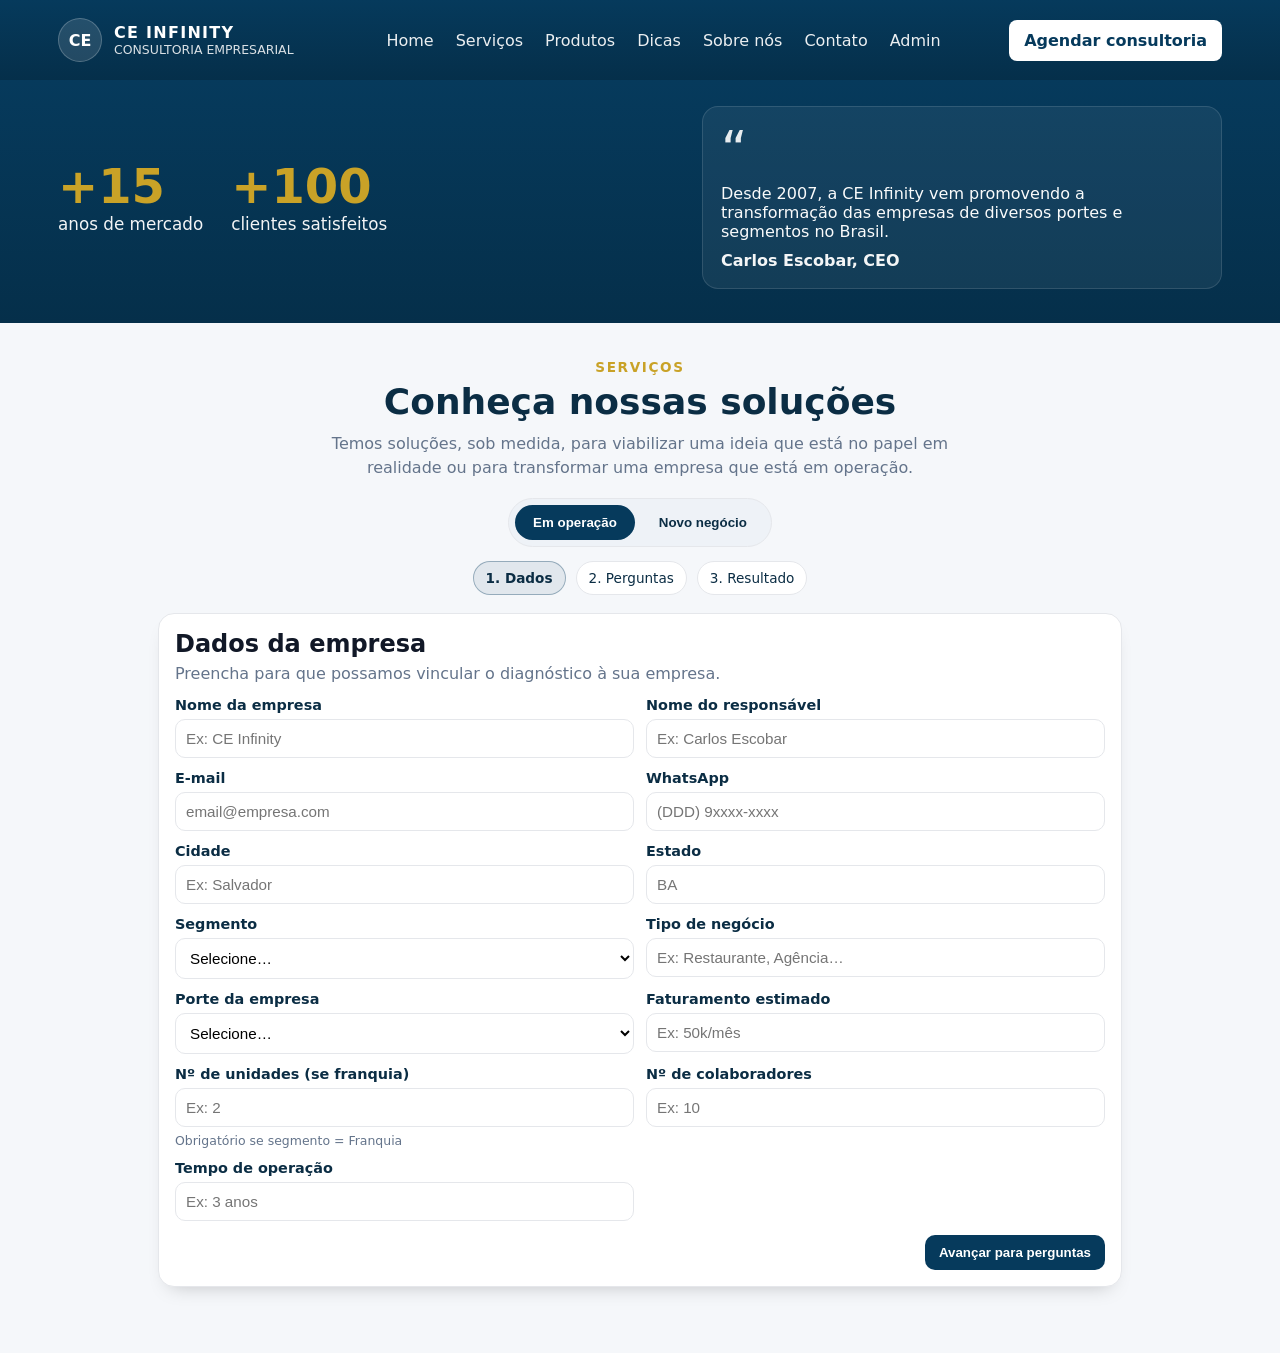
<file: index.html>
<!doctype html>
<html lang="pt-BR">
  <head>
    <meta charset="UTF-8" />
    <title>CE Infinity • Diagnóstico & Viabilidade</title>
    <meta name="viewport" content="width=device-width, initial-scale=1" />
    <link rel="stylesheet" href="./style.css" />
  </head>

  <body>
    <!-- Header estilo CE Infinity -->
    <header class="topbar">
      <div class="topbar-inner">
        <div class="brand">
          <!-- Troque por uma imagem real quando quiser -->
          <div class="brand-mark">CE</div>
          <div class="brand-text">
            <div class="brand-name">CE INFINITY</div>
            <div class="brand-sub">CONSULTORIA EMPRESARIAL</div>
          </div>
        </div>

        <nav class="nav">
          <a href="#" class="nav-link">Home</a>
          <a href="#" class="nav-link">Serviços</a>
          <a href="#" class="nav-link">Produtos</a>
          <a href="#" class="nav-link">Dicas</a>
          <a href="#" class="nav-link">Sobre nós</a>
          <a href="#" class="nav-link">Contato</a>
          <a href="./admin.html" class="nav-link">Admin</a>
        </nav>

        <a class="nav-cta" href="#" target="_blank" rel="noreferrer">
          Agendar consultoria
        </a>
      </div>
    </header>

    <main class="page">
      <!-- Hero -->
      <section class="hero">
        <div class="hero-inner">
          <div class="hero-kpis">
            <div class="kpi">
              <div class="kpi-num">+15</div>
              <div class="kpi-label">anos de mercado</div>
            </div>
            <div class="kpi">
              <div class="kpi-num">+100</div>
              <div class="kpi-label">clientes satisfeitos</div>
            </div>
          </div>

          <div class="hero-quote">
            <div class="quote-mark">“</div>
            <p>
              Desde 2007, a CE Infinity vem promovendo a transformação das
              empresas de diversos portes e segmentos no Brasil.
            </p>
            <strong>Carlos Escobar, CEO</strong>
          </div>
        </div>
      </section>

      <!-- Conteúdo -->
      <section class="container">
        <div class="section-title">
          <div class="section-eyebrow">SERVIÇOS</div>
          <h1 id="page-title">Conheça nossas soluções</h1>
          <p id="page-subtitle">
            Temos soluções, sob medida, para viabilizar uma ideia que está no papel
            em realidade ou para transformar uma empresa que está em operação.
          </p>
        </div>

        <!-- Seletor tipo formulário -->
        <div class="selector">
          <button class="selector-btn active" data-form="diagnostico" type="button">
            Em operação
          </button>
          <button class="selector-btn" data-form="viabilidade" type="button">
            Novo negócio
          </button>
        </div>

        <!-- Stepper simples -->
        <div class="steps">
          <div class="step-chip active" data-step="1">1. Dados</div>
          <div class="step-chip" data-step="2">2. Perguntas</div>
          <div class="step-chip" data-step="3">3. Resultado</div>
        </div>

        <!-- Tela 1: Dados -->
        <section id="screen-dados" class="screen">
          <!-- Form Empresa (Diagnóstico) -->
          <form id="form-empresa" class="card">
            <h2 class="card-title">Dados da empresa</h2>
            <p class="card-sub">
              Preencha para que possamos vincular o diagnóstico à sua empresa.
            </p>

            <div class="grid">
              <div class="field">
                <label>Nome da empresa</label>
                <input name="nome_empresa" type="text" placeholder="Ex: CE Infinity" required />
              </div>

              <div class="field">
                <label>Nome do responsável</label>
                <input name="nome_responsavel" type="text" placeholder="Ex: Carlos Escobar" required />
              </div>

              <div class="field">
                <label>E-mail</label>
                <input name="email" type="email" placeholder="email@empresa.com" required />
              </div>

              <div class="field">
                <label>WhatsApp</label>
                <input name="whatsapp" type="text" placeholder="(DDD) 9xxxx-xxxx" required />
              </div>

              <div class="field">
                <label>Cidade</label>
                <input name="cidade" type="text" placeholder="Ex: Salvador" required />
              </div>

              <div class="field">
                <label>Estado</label>
                <input name="estado" type="text" maxlength="2" placeholder="BA" required />
              </div>

              <div class="field">
                <label>Segmento</label>
                <select name="segmento" required>
                  <option value="" selected disabled>Selecione…</option>
                  <option value="comercio">Comércio</option>
                  <option value="servicos">Serviços</option>
                  <option value="franquia">Franquia</option>
                </select>
              </div>

              <div class="field">
                <label>Tipo de negócio</label>
                <input name="tipo_negocio" type="text" placeholder="Ex: Restaurante, Agência…" required />
              </div>

              <div class="field">
                <label>Porte da empresa</label>
                <select name="porte_empresa" required>
                  <option value="" selected disabled>Selecione…</option>
                  <option value="ME">ME</option>
                  <option value="EPP">EPP</option>
                  <option value="PME">PME</option>
                </select>
              </div>

              <div class="field">
                <label>Faturamento estimado</label>
                <input name="faturamento_estimado" type="text" placeholder="Ex: 50k/mês" required />
              </div>

              <div class="field">
                <label>Nº de unidades (se franquia)</label>
                <input name="numero_unidades" type="number" min="0" placeholder="Ex: 2" />
                <small class="hint">Obrigatório se segmento = Franquia</small>
              </div>

              <div class="field">
                <label>Nº de colaboradores</label>
                <input name="numero_colaboradores" type="number" min="0" placeholder="Ex: 10" required />
              </div>

              <div class="field">
                <label>Tempo de operação</label>
                <input name="tempo_operacao" type="text" placeholder="Ex: 3 anos" required />
              </div>
            </div>

            <div class="actions">
              <button type="button" class="primary" id="btn-avancar-dados">
                Avançar para perguntas
              </button>
            </div>
          </form>

          <!-- Form Pessoa (Viabilidade) -->
          <form id="form-pessoa" class="card" style="display:none;">
            <h2 class="card-title">Seus dados</h2>
            <p class="card-sub">
              Preencha para que possamos vincular a viabilidade à sua ideia.
            </p>

            <div class="grid">
              <div class="field">
                <label>Nome completo</label>
                <input name="nome_completo" type="text" placeholder="Seu nome" required />
              </div>

              <div class="field">
                <label>E-mail</label>
                <input name="email" type="email" placeholder="seuemail@gmail.com" required />
              </div>

              <div class="field">
                <label>WhatsApp</label>
                <input name="whatsapp" type="text" placeholder="(DDD) 9xxxx-xxxx" required />
              </div>

              <div class="field">
                <label>Cidade</label>
                <input name="cidade" type="text" placeholder="Ex: Salvador" required />
              </div>

              <div class="field">
                <label>Estado</label>
                <input name="estado" type="text" maxlength="2" placeholder="BA" required />
              </div>

              <div class="field">
                <label>Profissão atual</label>
                <input name="profissao_atual" type="text" placeholder="Ex: Analista, Vendedor…" required />
              </div>

              <div class="field">
                <label>Já empreende?</label>
                <select name="ja_empreende" required>
                  <option value="" selected disabled>Selecione…</option>
                  <option value="sim">Sim</option>
                  <option value="nao">Não</option>
                </select>
              </div>

              <div class="field">
                <label>Tipo de negócio desejado</label>
                <select name="tipo_negocio_desejado" required>
                  <option value="" selected disabled>Selecione…</option>
                  <option value="comercio">Comércio</option>
                  <option value="servico">Serviço</option>
                </select>
              </div>

              <div class="field">
                <label>Ideia própria ou franquia?</label>
                <select name="ideia" required>
                  <option value="" selected disabled>Selecione…</option>
                  <option value="propria">Ideia própria</option>
                  <option value="franquia">Franquia</option>
                </select>
              </div>

              <div class="field">
                <label>Previsão de investimento</label>
                <input name="previsao_investimento" type="text" placeholder="Ex: 20k" required />
              </div>

              <div class="field">
                <label>Prazo para abrir o negócio</label>
                <input name="prazo_para_abrir" type="text" placeholder="Ex: 3 meses" required />
              </div>
            </div>

            <div class="actions">
              <button type="button" class="primary" id="btnSalvarLead">
                Avançar para perguntas
              </button>
            </div>
          </form>
        </section>

        <!-- Tela 2: Perguntas -->
        <section id="screen-perguntas" class="screen" style="display:none;">
          <form id="diagnostico-form"></form>

          <div class="actions">
            <button type="button" class="secondary" id="btn-voltar-dados">
              Voltar
            </button>
            <button type="button" class="primary" id="btn-enviar">
              Enviar
            </button>
          </div>

          <div id="error" class="error"></div>
        </section>

        <!-- Tela 3: Resultados -->
        <section id="screen-resultados" class="screen" style="display:none;">
          <div class="resultados card">
            <div class="resultados-header">
              <h2 id="resultados-title">Resultados</h2>
              <button type="button" id="btn-pdf" class="primary" style="display:none;">
                Baixar PDF
              </button>
            </div>

            <!-- Parecer global: diagnóstico -->
            <div id="diagnostico-parecer" class="parecer" style="display:none;"></div>

            <!-- Parecer global: viabilidade -->
            <div id="viabilidade-parecer" class="parecer" style="display:none;"></div>

            <div id="result-grid" class="result-grid"></div>

            <div class="actions">
              <button type="button" class="secondary" id="btn-refazer">
                Refazer
              </button>
            </div>
          </div>
        </section>
      </section>
    </main>

    <script src="./app.js"></script>
  </body>
</html>
</file>
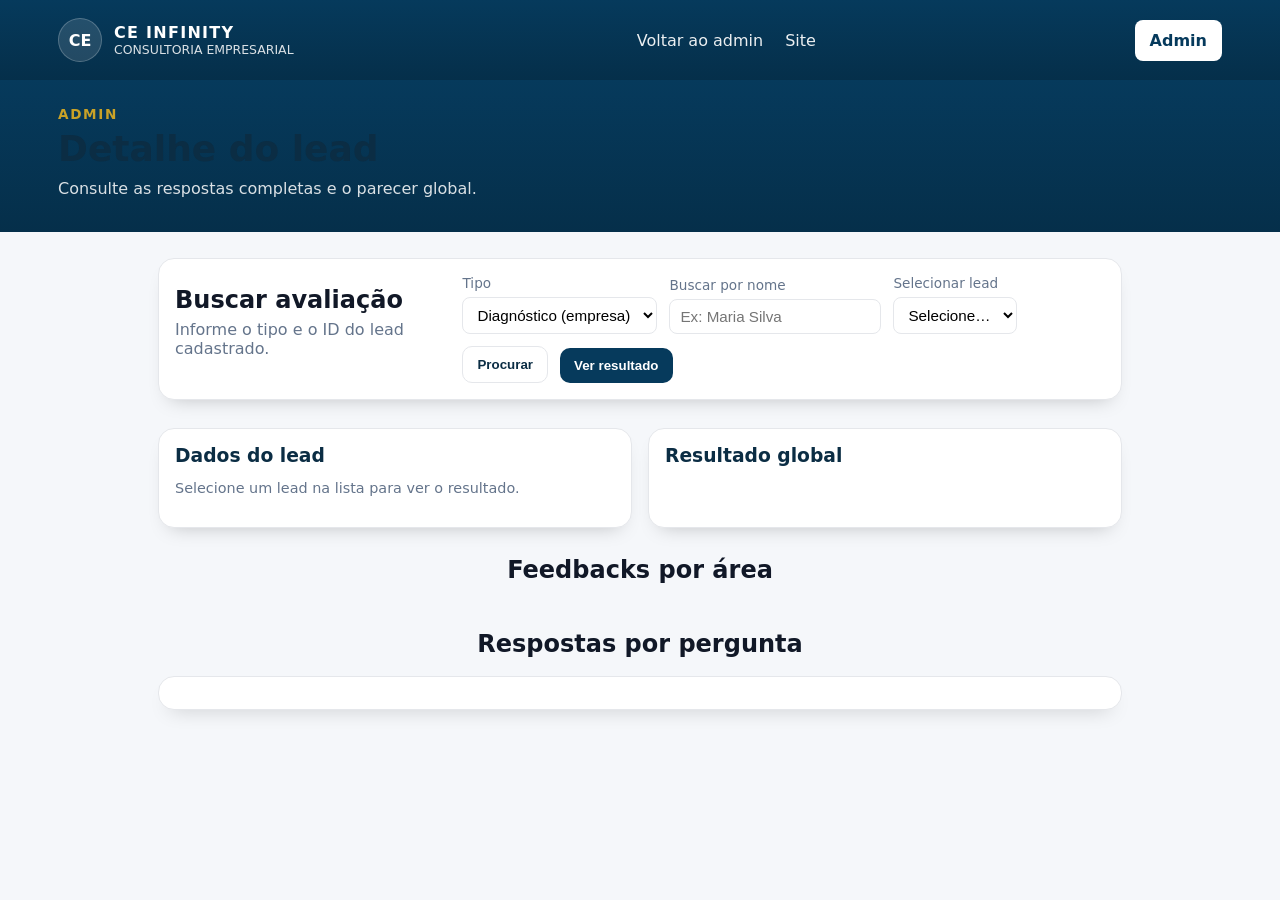
<file: admin-lead.html>
<!doctype html>
<html lang="pt-BR">
  <head>
    <meta charset="UTF-8" />
    <title>CE Infinity • Detalhe do Lead</title>
    <meta name="viewport" content="width=device-width, initial-scale=1" />
    <link rel="stylesheet" href="./style.css" />
  </head>

  <body>
    <header class="topbar">
      <div class="topbar-inner">
        <div class="brand">
          <div class="brand-mark">CE</div>
          <div class="brand-text">
            <div class="brand-name">CE INFINITY</div>
            <div class="brand-sub">CONSULTORIA EMPRESARIAL</div>
          </div>
        </div>

        <nav class="nav">
          <a href="./admin.html" class="nav-link">Voltar ao admin</a>
          <a href="./index.html" class="nav-link">Site</a>
        </nav>

        <span class="nav-cta">Admin</span>
      </div>
    </header>

    <main class="page">
      <section class="hero">
        <div class="hero-inner">
          <div>
            <div class="section-eyebrow">ADMIN</div>
            <h1>Detalhe do lead</h1>
            <p class="hero-subtitle">Consulte as respostas completas e o parecer global.</p>
          </div>
        </div>
      </section>

      <section class="container">
        <div class="admin-filters card">
          <div>
            <h2 class="card-title">Buscar avaliação</h2>
            <p class="card-sub">Informe o tipo e o ID do lead cadastrado.</p>
          </div>
          <div class="admin-filter-row">
            <label>
              Tipo
              <select id="lead-tipo">
                <option value="diagnostico">Diagnóstico (empresa)</option>
                <option value="viabilidade">Viabilidade (pessoa)</option>
              </select>
            </label>
            <label>
              Buscar por nome
              <input type="text" id="lead-nome" placeholder="Ex: Maria Silva" />
            </label>
            <label>
              Selecionar lead
              <select id="lead-select">
                <option value="">Selecione…</option>
              </select>
            </label>
            <button type="button" class="secondary" id="btn-search-lead">Procurar</button>
            <button type="button" class="primary" id="btn-load-lead">Ver resultado</button>
          </div>
        </div>

        <section class="metric-section">
          <div class="admin-grid">
            <div class="metric-card">
              <h3>Dados do lead</h3>
              <div id="lead-match"></div>
              <div id="lead-info"></div>
            </div>
            <div class="metric-card">
              <h3>Resultado global</h3>
              <div id="lead-global"></div>
            </div>
          </div>
        </section>

        <section class="metric-section">
          <h2 class="section-title">Feedbacks por área</h2>
          <div id="lead-areas" class="admin-grid"></div>
        </section>

        <section class="metric-section">
          <h2 class="section-title">Respostas por pergunta</h2>
          <div id="lead-perguntas" class="metric-card"></div>
        </section>
      </section>
    </main>

    <script src="./admin-lead.js"></script>
  </body>
</html>
</file>
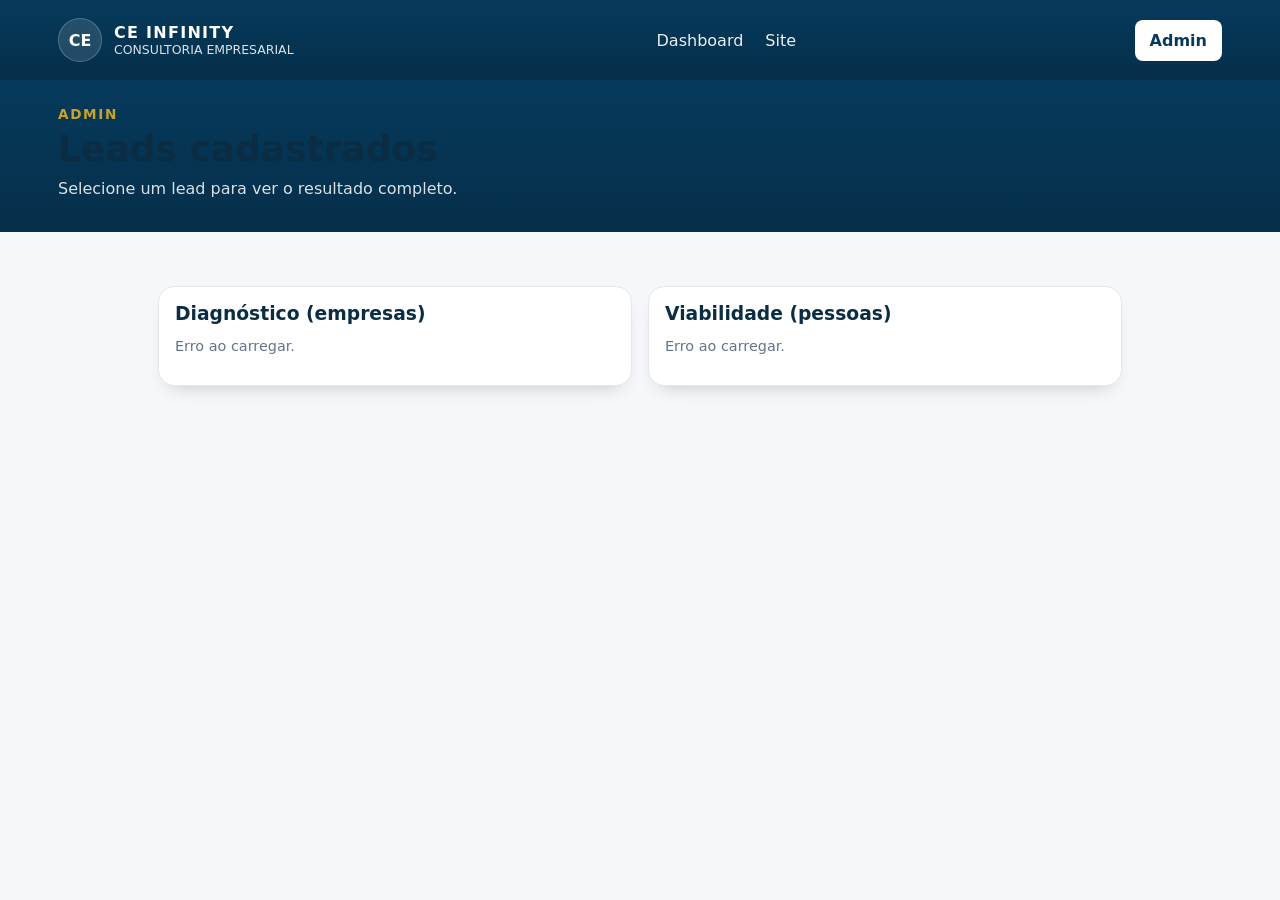
<file: admin-leads.html>
<!doctype html>
<html lang="pt-BR">
  <head>
    <meta charset="UTF-8" />
    <title>CE Infinity • Leads</title>
    <meta name="viewport" content="width=device-width, initial-scale=1" />
    <link rel="stylesheet" href="./style.css" />
  </head>

  <body>
    <header class="topbar">
      <div class="topbar-inner">
        <div class="brand">
          <div class="brand-mark">CE</div>
          <div class="brand-text">
            <div class="brand-name">CE INFINITY</div>
            <div class="brand-sub">CONSULTORIA EMPRESARIAL</div>
          </div>
        </div>

        <nav class="nav">
          <a href="./admin.html" class="nav-link">Dashboard</a>
          <a href="./index.html" class="nav-link">Site</a>
        </nav>

        <span class="nav-cta">Admin</span>
      </div>
    </header>

    <main class="page">
      <section class="hero">
        <div class="hero-inner">
          <div>
            <div class="section-eyebrow">ADMIN</div>
            <h1>Leads cadastrados</h1>
            <p class="hero-subtitle">Selecione um lead para ver o resultado completo.</p>
          </div>
        </div>
      </section>

      <section class="container">
        <section class="metric-section">
          <div class="admin-grid">
            <div class="metric-card">
              <h3>Diagnóstico (empresas)</h3>
              <div id="leads-diagnostico"></div>
            </div>
            <div class="metric-card">
              <h3>Viabilidade (pessoas)</h3>
              <div id="leads-viabilidade"></div>
            </div>
          </div>
        </section>
      </section>
    </main>

    <script src="./admin-leads.js"></script>
  </body>
</html>
</file>
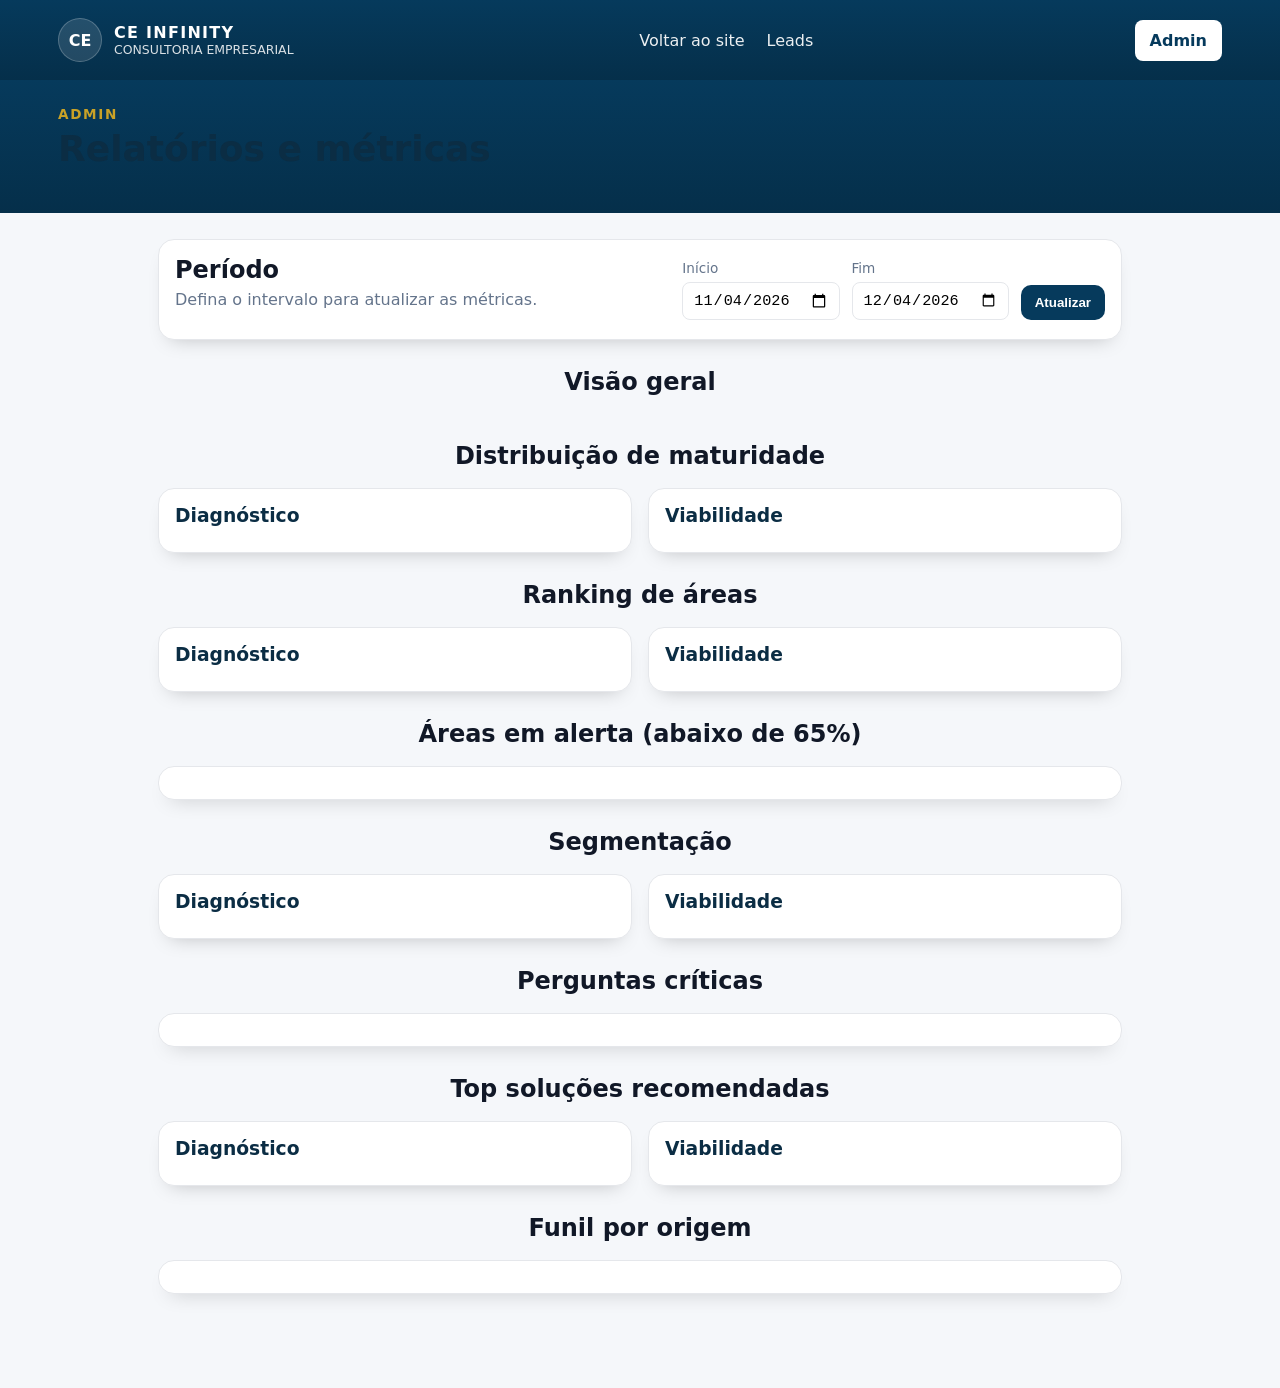
<file: admin.html>
<!doctype html>
<html lang="pt-BR">
  <head>
    <meta charset="UTF-8" />
    <title>CE Infinity • Admin Relatórios</title>
    <meta name="viewport" content="width=device-width, initial-scale=1" />
    <link rel="stylesheet" href="./style.css" />
  </head>

  <body>
    <header class="topbar">
      <div class="topbar-inner">
        <div class="brand">
          <div class="brand-mark">CE</div>
          <div class="brand-text">
            <div class="brand-name">CE INFINITY</div>
            <div class="brand-sub">CONSULTORIA EMPRESARIAL</div>
          </div>
        </div>

        <nav class="nav">
          <a href="./index.html" class="nav-link">Voltar ao site</a>
          <a href="./admin-leads.html" class="nav-link">Leads</a>
        </nav>

        <span class="nav-cta">Admin</span>
      </div>
    </header>

    <main class="page">
      <section class="hero">
        <div class="hero-inner">
          <div>
            <div class="section-eyebrow">ADMIN</div>
            <h1>Relatórios e métricas</h1>
            <p id="period-range" class="hero-subtitle"></p>
          </div>
        </div>
      </section>

      <section class="container">
        <div class="admin-filters card">
          <div>
            <h2 class="card-title">Período</h2>
            <p class="card-sub">Defina o intervalo para atualizar as métricas.</p>
          </div>
          <div class="admin-filter-row">
            <label>
              Início
              <input type="date" id="start-date" />
            </label>
            <label>
              Fim
              <input type="date" id="end-date" />
            </label>
            <button type="button" class="primary" id="btn-load">Atualizar</button>
          </div>
        </div>

        <section class="metric-section">
          <h2 class="section-title">Visão geral</h2>
          <div id="kpi-grid" class="kpi-grid"></div>
        </section>

        <section class="metric-section">
          <h2 class="section-title">Distribuição de maturidade</h2>
          <div class="admin-grid">
            <div class="metric-card">
              <h3>Diagnóstico</h3>
              <div id="maturidade-diagnostico"></div>
            </div>
            <div class="metric-card">
              <h3>Viabilidade</h3>
              <div id="maturidade-viabilidade"></div>
            </div>
          </div>
        </section>

        <section class="metric-section">
          <h2 class="section-title">Ranking de áreas</h2>
          <div class="admin-grid">
            <div class="metric-card">
              <h3>Diagnóstico</h3>
              <div id="ranking-diagnostico"></div>
            </div>
            <div class="metric-card">
              <h3>Viabilidade</h3>
              <div id="ranking-viabilidade"></div>
            </div>
          </div>
        </section>

        <section class="metric-section">
          <h2 class="section-title">Áreas em alerta (abaixo de 65%)</h2>
          <div class="metric-card">
            <div id="alertas-segmento"></div>
          </div>
        </section>

        <section class="metric-section">
          <h2 class="section-title">Segmentação</h2>
          <div class="admin-grid">
            <div class="metric-card">
              <h3>Diagnóstico</h3>
              <div id="segmentacao-diagnostico"></div>
            </div>
            <div class="metric-card">
              <h3>Viabilidade</h3>
              <div id="segmentacao-viabilidade"></div>
            </div>
          </div>
        </section>

        <section class="metric-section">
          <h2 class="section-title">Perguntas críticas</h2>
          <div class="metric-card">
            <div id="perguntas-criticas"></div>
          </div>
        </section>

        <section class="metric-section">
          <h2 class="section-title">Top soluções recomendadas</h2>
          <div class="admin-grid">
            <div class="metric-card">
              <h3>Diagnóstico</h3>
              <div id="solucoes-diagnostico"></div>
            </div>
            <div class="metric-card">
              <h3>Viabilidade</h3>
              <div id="solucoes-viabilidade"></div>
            </div>
          </div>
        </section>

        <section class="metric-section">
          <h2 class="section-title">Funil por origem</h2>
          <div class="metric-card">
            <div id="funil-origem"></div>
          </div>
        </section>
      </section>
    </main>

    <script src="./admin.js"></script>
  </body>
</html>
</file>
<file: style.css>
:root{
  --navy: #063a5c;         /* azul principal */
  --navy-2: #052f4a;
  --gold: #c9a227;         /* dourado */
  --bg: #f5f7fa;
  --text: #111827;
  --muted: #64748b;
  --card: #ffffff;
  --border: #e5e7eb;
  --shadow: 0 10px 20px -12px rgba(0,0,0,.25);
}

*{ box-sizing:border-box; }
body{
  margin:0;
  font-family: system-ui, -apple-system, BlinkMacSystemFont, "Segoe UI", sans-serif;
  background: var(--bg);
  color: var(--text);
}

/* ===== Topbar ===== */
.topbar{
  background: linear-gradient(180deg, var(--navy) 0%, var(--navy-2) 100%);
  color:white;
}
.topbar-inner{
  max-width: 1200px;
  margin: 0 auto;
  padding: 18px 18px;
  display:flex;
  align-items:center;
  gap: 18px;
}
.brand{
  display:flex;
  align-items:center;
  gap: 12px;
  min-width: 260px;
}
.brand-mark{
  width: 44px;
  height: 44px;
  border-radius: 999px;
  background: rgba(255,255,255,.12);
  border: 1px solid rgba(255,255,255,.22);
  display:flex;
  align-items:center;
  justify-content:center;
  font-weight:800;
}
.brand-text .brand-name{
  font-weight:800;
  letter-spacing:.08em;
}
.brand-text .brand-sub{
  opacity:.85;
  font-size:.78rem;
}
.nav{
  display:flex;
  gap: 22px;
  flex: 1;
  justify-content:center;
}
.nav-link{
  color:white;
  text-decoration:none;
  opacity:.92;
  font-weight:500;
}
.nav-link:hover{ opacity:1; }
.nav-link.active{ color: var(--gold); }

.nav-cta{
  background: white;
  color: var(--navy);
  text-decoration:none;
  padding: 10px 14px;
  border-radius: 8px;
  font-weight:600;
  border: 1px solid rgba(255,255,255,.25);
}

/* ===== Hero ===== */
.hero{
  background: linear-gradient(180deg, var(--navy) 0%, var(--navy-2) 100%);
  color:white;
  padding: 26px 0 34px;
}
.hero-inner{
  max-width: 1200px;
  margin: 0 auto;
  padding: 0 18px;
  display:flex;
  align-items:center;
  justify-content:space-between;
  gap: 22px;
}
.hero-kpis{
  display:flex;
  gap: 28px;
  align-items:center;
}
.kpi{
  display:flex;
  flex-direction:column;
  gap: 4px;
  align-items:flex-start;
}
.kpi-num{
  color: var(--gold);
  font-size: 3rem;
  font-weight:900;
  line-height: 1;
}
.kpi-label{
  opacity:.95;
  font-size: 1.05rem;
}
.hero-quote{
  max-width: 520px;
  background: rgba(255,255,255,.06);
  border: 1px solid rgba(255,255,255,.12);
  border-radius: 16px;
  padding: 18px 18px;
}
.quote-mark{
  font-size: 3.2rem;
  line-height: 1;
  opacity:.9;
}
.hero-quote p{ margin: 8px 0 10px; opacity:.98; }
.hero-quote strong{ opacity:.95; }

/* ===== Conteúdo ===== */
.page{ padding-bottom: 40px; }
.container{
  max-width: 1000px;
  margin: 0 auto;
  padding: 26px 18px;
}

.section-title{
  text-align:center;
  margin: 10px 0 18px;
}
.section-eyebrow{
  color: var(--gold);
  font-weight:800;
  letter-spacing:.12em;
  font-size:.85rem;
  margin-bottom: 6px;
}
h1{
  font-size: 2.25rem;
  margin: 0 0 10px;
  color: #0b2d44;
}
#page-subtitle{
  margin: 0 auto;
  max-width: 680px;
  color: var(--muted);
  line-height: 1.5;
}

/* ===== Selector pill ===== */
.selector{
  margin: 18px auto 14px;
  background: #eef2f7;
  border: 1px solid var(--border);
  border-radius: 999px;
  display:flex;
  padding: 6px;
  gap: 6px;
  width: fit-content;
}
.selector-btn{
  border: none;
  background: transparent;
  padding: 10px 18px;
  border-radius: 999px;
  cursor:pointer;
  font-weight:700;
  color: #0b2d44;
}
.selector-btn.active{
  background: var(--navy);
  color:white;
}

/* ===== Steps ===== */
.steps{
  display:flex;
  justify-content:center;
  gap: 10px;
  margin: 10px 0 18px;
}
.step-chip{
  font-size:.85rem;
  padding: 8px 12px;
  border-radius: 999px;
  border: 1px solid var(--border);
  background: white;
  color: #0b2d44;
}
.step-chip.active{
  border-color: rgba(6,58,92,.35);
  background: rgba(6,58,92,.08);
  font-weight: 800;
}

/* ===== Cards / Forms ===== */
.card{
  background: var(--card);
  border: 1px solid var(--border);
  border-radius: 16px;
  box-shadow: var(--shadow);
  padding: 16px 16px;
}
.card-title{
  margin: 0 0 6px;
}
.card-sub{
  margin: 0 0 14px;
  color: var(--muted);
}
.grid{
  display:grid;
  grid-template-columns: repeat(2, minmax(0,1fr));
  gap: 12px 12px;
}
.field label{
  display:block;
  font-size: .9rem;
  font-weight: 700;
  margin-bottom: 6px;
  color: #0b2d44;
}
.field input, .field select{
  width: 100%;
  border: 1px solid var(--border);
  border-radius: 10px;
  padding: 10px 10px;
  font-size: .95rem;
  outline:none;
  background: white;
}
.field input:focus, .field select:focus{
  border-color: rgba(6,58,92,.45);
  box-shadow: 0 0 0 3px rgba(6,58,92,.10);
}
.hint{
  display:block;
  font-size:.78rem;
  color: var(--muted);
  margin-top: 6px;
}

/* ===== Perguntas ===== */
.area-card{
  background: white;
  border: 1px solid var(--border);
  border-radius: 16px;
  padding: 14px 16px;
  box-shadow: var(--shadow);
  margin-bottom: 14px;
}
.area-card h2{
  margin: 0 0 10px;
  color: #0b2d44;
}
.question-list{
  list-style: decimal;
  padding-left: 1.25rem;
  margin: 0;
}
.question-item{ margin-bottom: 14px; }
.answer-group{
  margin-top: 8px;
  display:flex;
  flex-wrap:wrap;
  gap: 10px;
}
.answer-pill{
  display:inline-flex;
  align-items:center;
  gap: 8px;
  border: 1px solid var(--border);
  background: #f9fafb;
  border-radius: 999px;
  padding: 7px 12px;
  cursor:pointer;
  font-weight: 600;
  color: #0b2d44;
}
.answer-pill input{ margin: 0; }

/* ===== Actions ===== */
.actions{
  display:flex;
  justify-content:flex-end;
  gap: 10px;
  margin-top: 14px;
}
button.primary, a.primary{
  border:none;
  border-radius: 10px;
  background: var(--navy);
  color:white;
  padding: 10px 14px;
  cursor:pointer;
  font-weight: 800;
}
button.secondary{
  border: 1px solid var(--border);
  border-radius: 10px;
  background: white;
  color: #0b2d44;
  padding: 10px 14px;
  cursor:pointer;
  font-weight: 800;
}
button:disabled{
  opacity:.6;
  cursor:not-allowed;
}

/* ===== Resultados ===== */
.resultados-header{
  display:flex;
  align-items:center;
  justify-content:space-between;
  gap: 12px;
  margin-bottom: 12px;
}
.result-grid{
  display:grid;
  grid-template-columns: repeat(auto-fit, minmax(260px, 1fr));
  gap: 12px;
  margin-top: 12px;
}
.result-card{
  border-radius: 14px;
  background: #f8fafc;
  padding: 12px 12px;
  border: 1px solid #e5e7eb;
}
.result-card h3{ margin: 0 0 10px; color:#0b2d44; }
.result-score{
  margin: 0 0 8px;
  color: var(--muted);
  font-size: .92rem;
}
.result-message{
  margin: 0;
  font-size: .95rem;
  line-height: 1.45;
}

/* Parecer */
.parecer{
  margin: 12px 0;
  padding: 12px 12px;
  border-radius: 14px;
  border: 1px solid rgba(6,58,92,.18);
  background: rgba(6,58,92,.05);
}
.parecer-title{
  margin: 0 0 4px;
  color:#0b2d44;
}
.parecer-range{
  color: var(--muted);
  font-size: .9rem;
}
.parecer-msg{
  margin: 10px 0 10px;
  white-space: pre-line;
}
.parecer-solucoes{
  margin: 8px 0 0 18px;
}
.parecer-solucoes-title{
  margin-top: 8px;
  color:#0b2d44;
}

/* Erros */
.error{
  margin-top: 10px;
  color: #b91c1c;
  font-weight: 700;
}

/* ===== Print/PDF ===== */
@media print{
  body{ background:white; }
  .topbar, .hero, .selector, .steps,
  #screen-dados, #screen-perguntas,
  #btn-pdf, #btn-refazer{
    display:none !important;
  }
  #screen-resultados{ display:block !important; }
  .container{ padding: 0; }
  .card{ box-shadow:none; border:none; }
}

@page{
  size: A4;
  margin: 10mm;
}

/* Responsivo */
@media (max-width: 860px){
  .nav{ display:none; }
  .grid{ grid-template-columns: 1fr; }
  .hero-inner{ flex-direction:column; align-items:flex-start; }
  .hero-kpis{ gap: 18px; }
}
/* ===== Admin ===== */
.hero-subtitle {
  margin: 6px 0 0;
  opacity: 0.85;
}

.admin-filters {
  display: flex;
  align-items: center;
  justify-content: space-between;
  gap: 16px;
  margin-bottom: 24px;
}

.admin-filter-row {
  display: flex;
  align-items: flex-end;
  gap: 12px;
  flex-wrap: wrap;
}

.admin-filter-row label {
  display: flex;
  flex-direction: column;
  font-size: 0.85rem;
  color: var(--muted);
  gap: 6px;
}

.admin-filter-row input {
  border: 1px solid var(--border);
  padding: 8px 10px;
  border-radius: 8px;
  font-size: 0.95rem;
}

.admin-filter-row select {
  border: 1px solid var(--border);
  padding: 8px 10px;
  border-radius: 8px;
  font-size: 0.95rem;
  background: white;
}

.metric-section {
  margin: 28px 0;
}

.admin-grid {
  display: grid;
  grid-template-columns: repeat(auto-fit, minmax(280px, 1fr));
  gap: 16px;
}

.metric-card {
  background: var(--card);
  border: 1px solid var(--border);
  border-radius: 16px;
  padding: 16px;
  box-shadow: var(--shadow);
}

.metric-card h3 {
  margin: 0 0 10px;
  color: #0b2d44;
}

.kpi-grid {
  display: grid;
  grid-template-columns: repeat(auto-fit, minmax(180px, 1fr));
  gap: 12px;
}

.kpi-card {
  background: var(--card);
  border: 1px solid var(--border);
  border-radius: 14px;
  padding: 14px;
  display: flex;
  flex-direction: column;
  gap: 6px;
  box-shadow: var(--shadow);
}

.kpi-card span {
  color: var(--muted);
  font-size: 0.85rem;
}

.kpi-card strong {
  font-size: 1.5rem;
  color: #0b2d44;
}

.metric-table {
  width: 100%;
  border-collapse: collapse;
  font-size: 0.9rem;
}

.metric-table th,
.metric-table td {
  padding: 8px 10px;
  border-bottom: 1px solid var(--border);
  text-align: left;
  vertical-align: top;
}

.metric-table th {
  color: #0b2d44;
  font-weight: 700;
}

.metric-table tbody tr:hover {
  background: #f8fafc;
}

.mini-table h4 {
  margin: 14px 0 8px;
  font-size: 1rem;
  color: #0b2d44;
}

.empty-state {
  color: var(--muted);
  font-size: 0.9rem;
}

.lead-list {
  list-style: none;
  padding: 0;
  margin: 0;
  display: flex;
  flex-direction: column;
  gap: 10px;
}

.lead-list a {
  color: #0b2d44;
  font-weight: 700;
  text-decoration: none;
}

.lead-list a:hover {
  text-decoration: underline;
}

.lead-meta {
  display: block;
  color: var(--muted);
  font-size: 0.85rem;
  margin-top: 4px;
}

@media (max-width: 900px) {
  .admin-filters {
    flex-direction: column;
    align-items: flex-start;
  }
}
</file>
